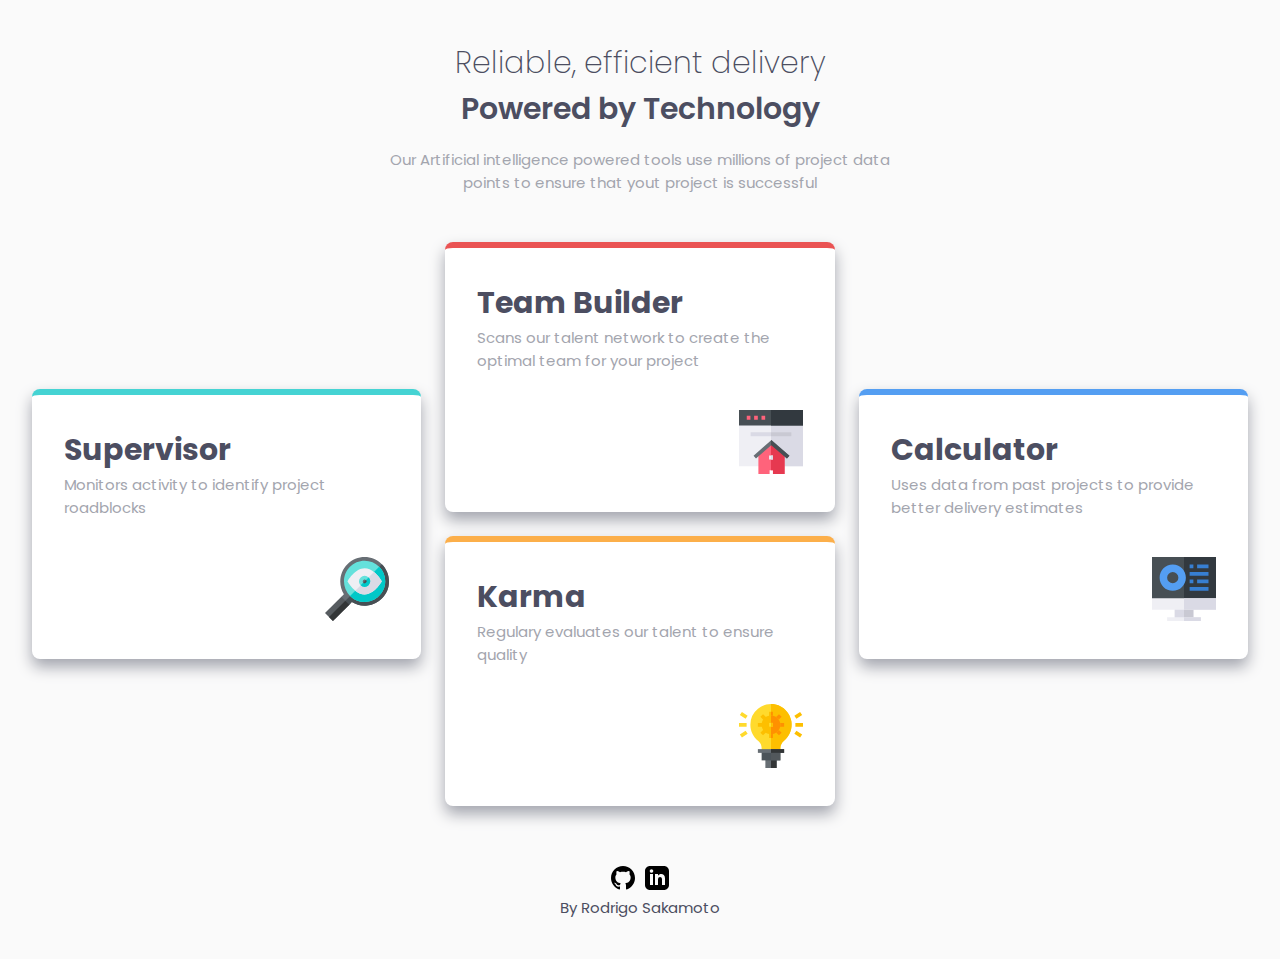
<file: Four-card-feature-section/index.html>
<!DOCTYPE html>
<html lang="en">

<head>
  <meta charset="UTF-8">
  <meta name="viewport" content="width=device-width, initial-scale=1.0">

  <link rel="icon" type="image/png" sizes="32x32" href="./assets/images/favicon-32x32.png">
  <link href="https://fonts.googleapis.com/css2?family=Poppins:wght@200;400;600&display=swap" rel="stylesheet">
  <link rel="stylesheet" href="./styles.css" />

  <title>Four card feature section</title>
</head>

<body>
  <div class="container">
    <header class="head">
      <h1 class="title-light">Reliable, efficient delivery</h1>
      <h1 class="title-bold">Powered by Technology</h1>
      <p>Our Artificial intelligence powered tools use millions of project data<br/> points to ensure that yout project is
        successful</p>
    </header>
    <main class="cards">
      <div class="card" id="supervisor">
        <div class="card-info">
          <h1>Supervisor</h1>
          <p>Monitors activity to identify project roadblocks</p>
        </div>  
        <div class="card-image">
          <img src="./assets/images/icon-supervisor.svg" alt="Supervisor">
        </div>  
      </div>

      <div class="card" id="teambuilder">
        <div class="card-info">
          <h1>Team Builder</h1>
          <p>Scans our talent network to create the optimal team for your project</p>
        </div>  
        <div class="card-image">
          <img src="./assets/images/icon-team-builder.svg" alt="Supervisor">
        </div> 
      </div>

      <div class="card" id="karma">
        <div class="card-info">
          <h1>Karma</h1>
          <p>Regulary evaluates our talent to ensure quality</p>
        </div>  
        <div class="card-image">
          <img src="./assets/images/icon-karma.svg" alt="Supervisor">
        </div> 
      </div>


      <div class="card" id="calculator">
        <div class="card-info">
          <h1>Calculator</h1>
          <p>Uses data from past projects to provide better delivery estimates</p>
        </div>  
        <div class="card-image">
          <img src="./assets/images/icon-calculator.svg" alt="Supervisor">
        </div> 
      </div>
    </main>
    <footer>
      <div class="icons">
        <a
          href="https://github.com/rodrigosakamoto"
          target="_blank"
          rel="noopener noreferrer"
          class="icon"
        >
        <svg xmlns="http://www.w3.org/2000/svg" width="24" height="24" viewBox="0 0 24 24"><path d="M12 0c-6.626 0-12 5.373-12 12 0 5.302 3.438 9.8 8.207 11.387.599.111.793-.261.793-.577v-2.234c-3.338.726-4.033-1.416-4.033-1.416-.546-1.387-1.333-1.756-1.333-1.756-1.089-.745.083-.729.083-.729 1.205.084 1.839 1.237 1.839 1.237 1.07 1.834 2.807 1.304 3.492.997.107-.775.418-1.305.762-1.604-2.665-.305-5.467-1.334-5.467-5.931 0-1.311.469-2.381 1.236-3.221-.124-.303-.535-1.524.117-3.176 0 0 1.008-.322 3.301 1.23.957-.266 1.983-.399 3.003-.404 1.02.005 2.047.138 3.006.404 2.291-1.552 3.297-1.23 3.297-1.23.653 1.653.242 2.874.118 3.176.77.84 1.235 1.911 1.235 3.221 0 4.609-2.807 5.624-5.479 5.921.43.372.823 1.102.823 2.222v3.293c0 .319.192.694.801.576 4.765-1.589 8.199-6.086 8.199-11.386 0-6.627-5.373-12-12-12z"/></svg>    </a>
        <a
          href="https://www.linkedin.com/in/rodrigo-sakamoto/"
          target="_blank"
          rel="noopener noreferrer"
          class="icon"
        >
        <svg xmlns="http://www.w3.org/2000/svg" width="24" height="24" viewBox="0 0 24 24"><path d="M19 0h-14c-2.761 0-5 2.239-5 5v14c0 2.761 2.239 5 5 5h14c2.762 0 5-2.239 5-5v-14c0-2.761-2.238-5-5-5zm-11 19h-3v-11h3v11zm-1.5-12.268c-.966 0-1.75-.79-1.75-1.764s.784-1.764 1.75-1.764 1.75.79 1.75 1.764-.783 1.764-1.75 1.764zm13.5 12.268h-3v-5.604c0-3.368-4-3.113-4 0v5.604h-3v-11h3v1.765c1.396-2.586 7-2.777 7 2.476v6.759z"/></svg>
      </a>
      </div>
      <p>By Rodrigo Sakamoto</p>
    </footer>
  </div>
</body>

</html>
</file>
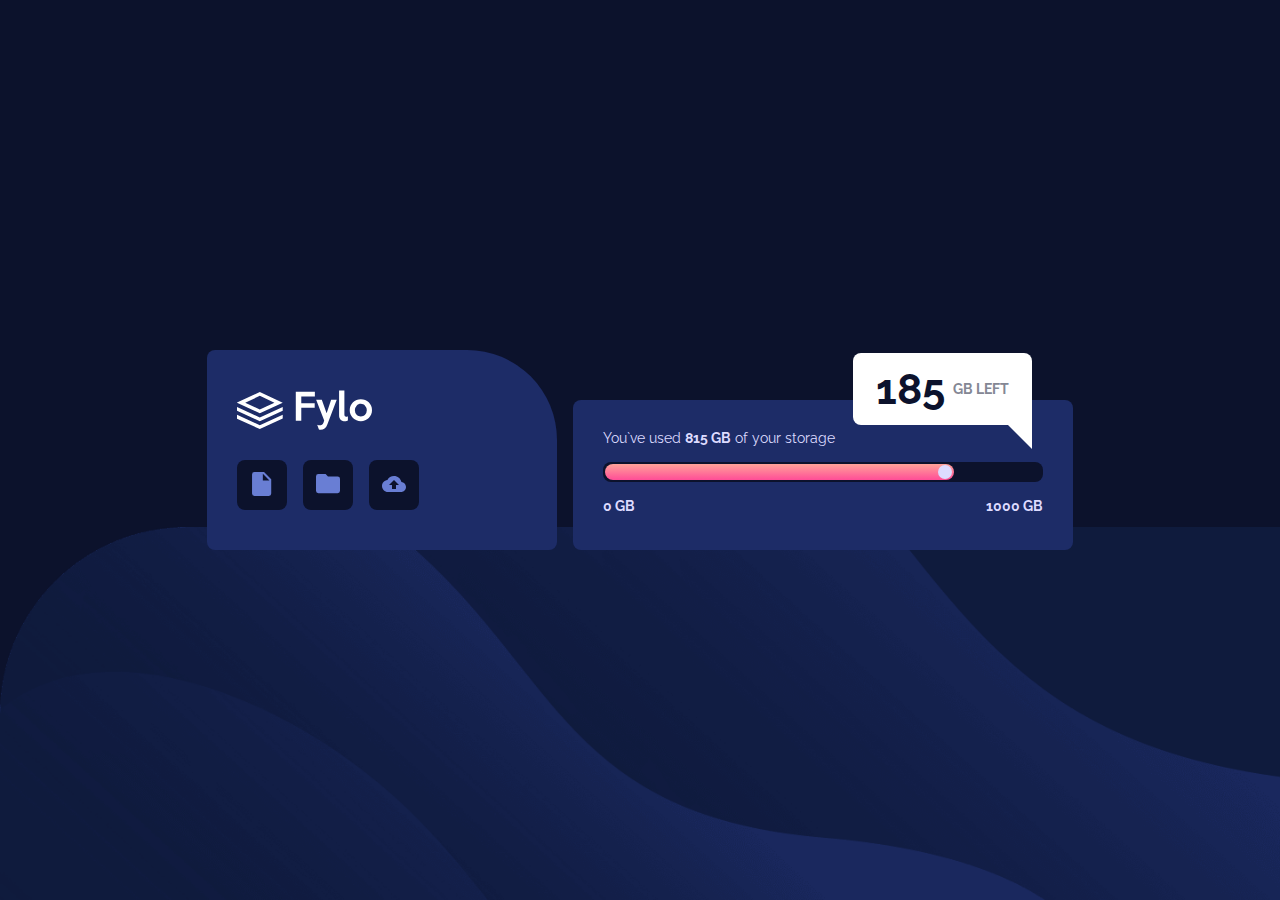
<file: Fylo-data-storage-component/index.html>
<!DOCTYPE html>
<html lang="en">

<head>
  <meta charset="UTF-8">
  <meta name="viewport" content="width=device-width, initial-scale=1.0">
  <link rel="stylesheet" href="./styles.css" />
  <title>Fylo data storage component</title>
  <link href="https://fonts.googleapis.com/css2?family=Raleway:wght@400;700&display=swap" rel="stylesheet">
  <link rel="icon" type="image/png" sizes="32x32" href="./assets/images/favicon-32x32.png">
</head>

<body>
  <main class="content">
    <div class="buttons-container">
      <img src="./assets/images/logo.svg" alt="Fylo">
      <ul class="icons-list">
        <li class="icon">
          <button class="button-icon">
            <img src="./assets/images/icon-document.svg" alt="Document Icon">
          </button>
        </li>
        <li class="icon">
          <button class="button-icon">
            <img src="./assets/images/icon-folder.svg" alt="Folder Icon">
          </button> 
        </li>
        <li class="icon">
          <button class="button-icon">
            <img src="./assets/images/icon-upload.svg" alt="Upload Icon">
          </button>
        </li>
      </ul>
    </div>
    <div class="storage-container">
      <h2>You`ve used <strong>815 GB</strong> of your storage</h2>
      
      <div class="storage-bar">
        <div class="storage-progress">
          <div class="dot"></div>
        </div>
      </div>

      <div class="storage-number">
        <strong>0 GB</strong>
        <strong>1000 GB</strong>
      </div>

      <div class="storage-remaining">
        <h2>185 <small>GB LEFT</small></h2>
      </div>

    </div>
  </main>
</body>

</html>
</file>
<file: Four-card-feature-section/styles.css>
:root {
  --red: #ea5353;
  --cyan: #45d3d3;
  --orange: #fcaf4a;
  --blue: #549ef2;

  --title: #4c4e61;
  --shaddow: #a3a5ae;
  --bg: #fafafa;
}

* {
  margin: 0;
  padding: 0;
  outline: 0;
  box-sizing: border-box;
}

html {
  font-family: 'Poppins', sans-serif;
  font-size: 15px;
  color: var(--title);
}

body {
  background: var(--bg);
}

div.container {
  width: 100%;
  max-width: 375px;
  margin: 40px auto;
}

.head {
  text-align: center;
}

.head h1.title-light {
  font-weight: 200;
}

.head h1.title-bold {
  font-weight: 600;
}

.head p {
  margin-top: 16px;
  font-weight: 400;
  color: var(--shaddow);
  text-align: center;
}

main.cards {
  margin-top: 48px;
}

.cards div.card {
  background: #fff;
  height: 270px;
  padding: 32px;
  border-radius: 8px;
  box-shadow: 0px 8px 15px var(--shaddow);
  display: flex;
  flex-direction: column;
  justify-content: space-between;
}

.cards div.card + .card {
  margin-top: 24px;
}

.card-info p {
  font-weight: 400;
  color: var(--shaddow);
}

div.card div.card-image {
  margin-left: auto;
}

#supervisor {
  border-top: 6px solid var(--cyan);
}

#teambuilder {
  border-top: 6px solid var(--red);
}

#karma {
  border-top: 6px solid var(--orange);
}

#calculator {
  border-top: 6px solid var(--blue);
}

footer {
  display: flex;
  flex-direction: column;
  justify-content: center;
  align-items: center;
  margin-top: 20px;
}

footer .icons {
  display: flex;
  align-items: center;
  margin-top: 40px;
}

.icon + .icon {
  margin-left: 10px;
} 

@media (min-width: 945px) {
  div.container {
    max-width: 1440px;
    padding: 0 32px;

  }

  main.cards {
    display: grid;
    grid-template-columns: repeat(3, 1fr);
    grid-template-areas: 
    ". teambuilder ."
    "supervisor teambuilder calculator"
    "supervisor karma calculator"
    ". karma .";

    gap: 24px;
  }

  .cards div.card + .card {
    margin-top: 0;
  }

  #teambuilder {
    grid-area: teambuilder;
  }

  #karma {
    grid-area: karma;
  }

  #calculator {
    grid-area: calculator;
  }

  #supervisor {
    grid-area: supervisor;
  }
}
</file>
<file: Fylo-data-storage-component/styles.css>
* {
  margin: 0;
  padding: 0;
  outline: 0;
  box-sizing: border-box;
}

body {
  font-family: 'Raleway', sans-serif;
  font-size: 14px;
  display: flex;
  flex-direction: column;
  justify-content: center;
  align-items: center;
  height: 100vh;
  background: url(./assets/images/bg-mobile.png) no-repeat center/cover;
}

main.content {
  display: flex;
  flex-direction: column;
  max-width: 375px;
}

div.buttons-container {
  width: 350px;
  height: 200px;
  border-radius: 8px 90px 8px 8px;
  background: #1d2c67;
  padding: 30px;

  display: flex;
  flex-direction: column;
  justify-content: center;
  align-items: flex-start;
}

div.buttons-container ul.icons-list {
  margin-top: 30px;
}

ul.icons-list {
  display: flex;
  align-items: center;
  list-style: none;
}

ul li.icon{
  width: 50px;
  height: 50px;
  border-radius: 8px;
  background: #0c122c;

  display: flex;
  justify-content: center;
  align-items: center;
}

ul li.icon + li {
  margin-left: 16px;
}

ul li.icon button.button-icon {
  background: none;
  border: none;
  cursor: pointer;
}

ul li.icon button.button-icon:hover {
  opacity: 0.7;
}

div.storage-container {
  position: relative;
  width: 350px;
  height: 150px;
  background: #1d2c67;
  border-radius: 8px;
  margin-top: 16px;
  padding: 30px;
}

.storage-container h2 {
  font-size: 14px;
  font-weight: 400;
  color: #dddbff;
  text-align: center;
}

.storage-container div.storage-bar {
  width: 100%;
  height: 20px;
  background: #0c122c;
  border-radius: 8px;
  margin-top: 16px;
  display: flex;
  align-items: center;
  padding: 2px;
}

div.storage-bar div.storage-progress {
  width: 80%;
  height: 16px;
  border-radius: 8px;
  background: linear-gradient( #ffa399, #ff4d97);
  display: flex;
  justify-content: flex-end;
  align-items: center;
  padding: 2px;
}

div.storage-progress div.dot {
  width: 14px;
  height: 14px;
  border-radius: 50%;
  background:#dddbff;
}

div.storage-number {
  display: flex;
  justify-content: space-between;
}

div.storage-number strong {
  color: #dddbff;
  margin-top: 16px;
  font-weight: 700;
}

div.storage-remaining {
  position: absolute;
  background: #fff;
  width: 179px;
  height: 72px;
  top: auto;
  right: auto;
  left: 50%;
  bottom: 17;
  transform: translateX(-50%);
  border-radius: 8px;
  display: flex;
  justify-content: center;
  align-items: center;
}

.storage-remaining h2 {
  font-size: 42px;
  color: #0c122c;
  font-weight: bold;
  display: flex;
  align-items: center;
}

.storage-remaining small {
  font-size: 14px;
  color: #848794;
  margin-left: 8px;
}

@media (min-width: 975px) {
  body {
    background: url(./assets/images/bg-desktop.png) no-repeat bottom #0c122c;
    background-size: 100% auto;
  }

  main.content {
    flex-direction: row;
    align-items: flex-end;
    max-width: 1440px;

  }

  div.storage-container {
    width: 500px;
    margin-left: 16px;
  }

  .storage-container h2 {
    text-align: left;
  }

  div.storage-remaining {
    position: absolute;
    top: -47px;
    right: 40px;
    left: 280px;
    background: #fff;
    transform: none;
    border-radius: 8px 8px 0 8px;
    margin-top: 0;
  }

  div.storage-remaining::before {
    background-color: #fff;
    content: "";
    clip-path: polygon(0 0, 100% 0, 100% 100%, 0 0);
    display: block;
    height: 24px;
    width: 24px;
    position: absolute;
    top: 100%;
    right: 0;
  }
}
</file>
